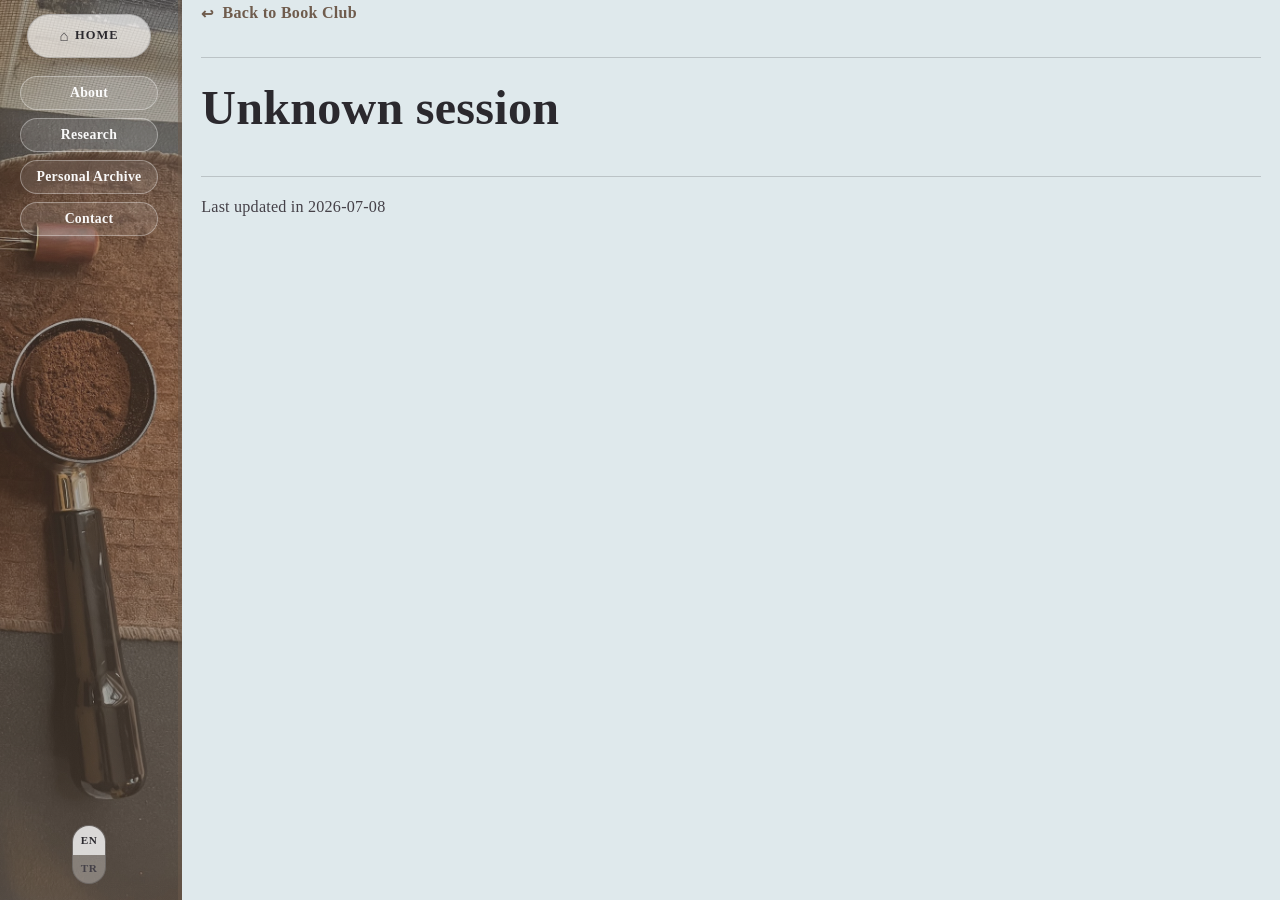
<file: bookclub-notes.html>
<!DOCTYPE html>
<html lang="en">
  <head>
    <meta charset="UTF-8" />
    <meta name="viewport" content="width=device-width, initial-scale=1.0" />
    <title>Book Club Notes | Erva Nihan Kandemir</title>
    <meta name="description" content="Book club meeting notes." />
    <script src="asset-version.js"></script>
    <script>writeFaviconTags("assets/icons/favicon.svg", "assets/icons/favicon.png");</script>
    <link rel="preconnect" href="https://fonts.googleapis.com" />
    <link rel="preconnect" href="https://fonts.gstatic.com" crossorigin />
    <script>writeVersionedStylesheet("styles.css");</script>
  </head>
  <body>
    <div class="site-shell">
      <aside class="left-rail">
        <a class="ek-mark" href="index.html" aria-label="Home">
          Home
        </a>
        <nav class="site-nav" aria-label="Main navigation" data-i18n-aria-label="navAria">
          <a href="index.html#about" data-i18n="navAbout">About</a>
          <a href="index.html#work" data-i18n="navResearch">Research</a>
          <a href="index.html#journal" data-i18n="navCorner">Personal Archive</a>
          <a href="index.html#contact" data-i18n="navContact">Contact</a>
        </nav>
        <div class="lang-toggle" role="group" aria-label="Language switcher">
          <button class="lang-button is-active" data-lang-switch="en" type="button">EN</button>
          <button class="lang-button" data-lang-switch="tr" type="button">TR</button>
        </div>
      </aside>

      <div class="main-column">
        <main>
          <a href="bookclub.html" class="back-link" data-i18n="backToBookClub">← Back to Book Club</a>

          <section class="section section-reveal page-hero">
            <h1 id="notes-title">Book Club Notes</h1>
            <p id="notes-meta" class="journal-meta"></p>
          </section>

        </main>

        <footer class="site-footer">
          <p data-i18n="footerText">Made with care in 2026. Ongoing notes from my reading and watching life.</p>
        </footer>
      </div>
    </div>

    <script>writeVersionedScript("site-data.js");</script>
    <script>writeVersionedScript("bookclub-notes.js");</script>
  </body>
</html>
</file>
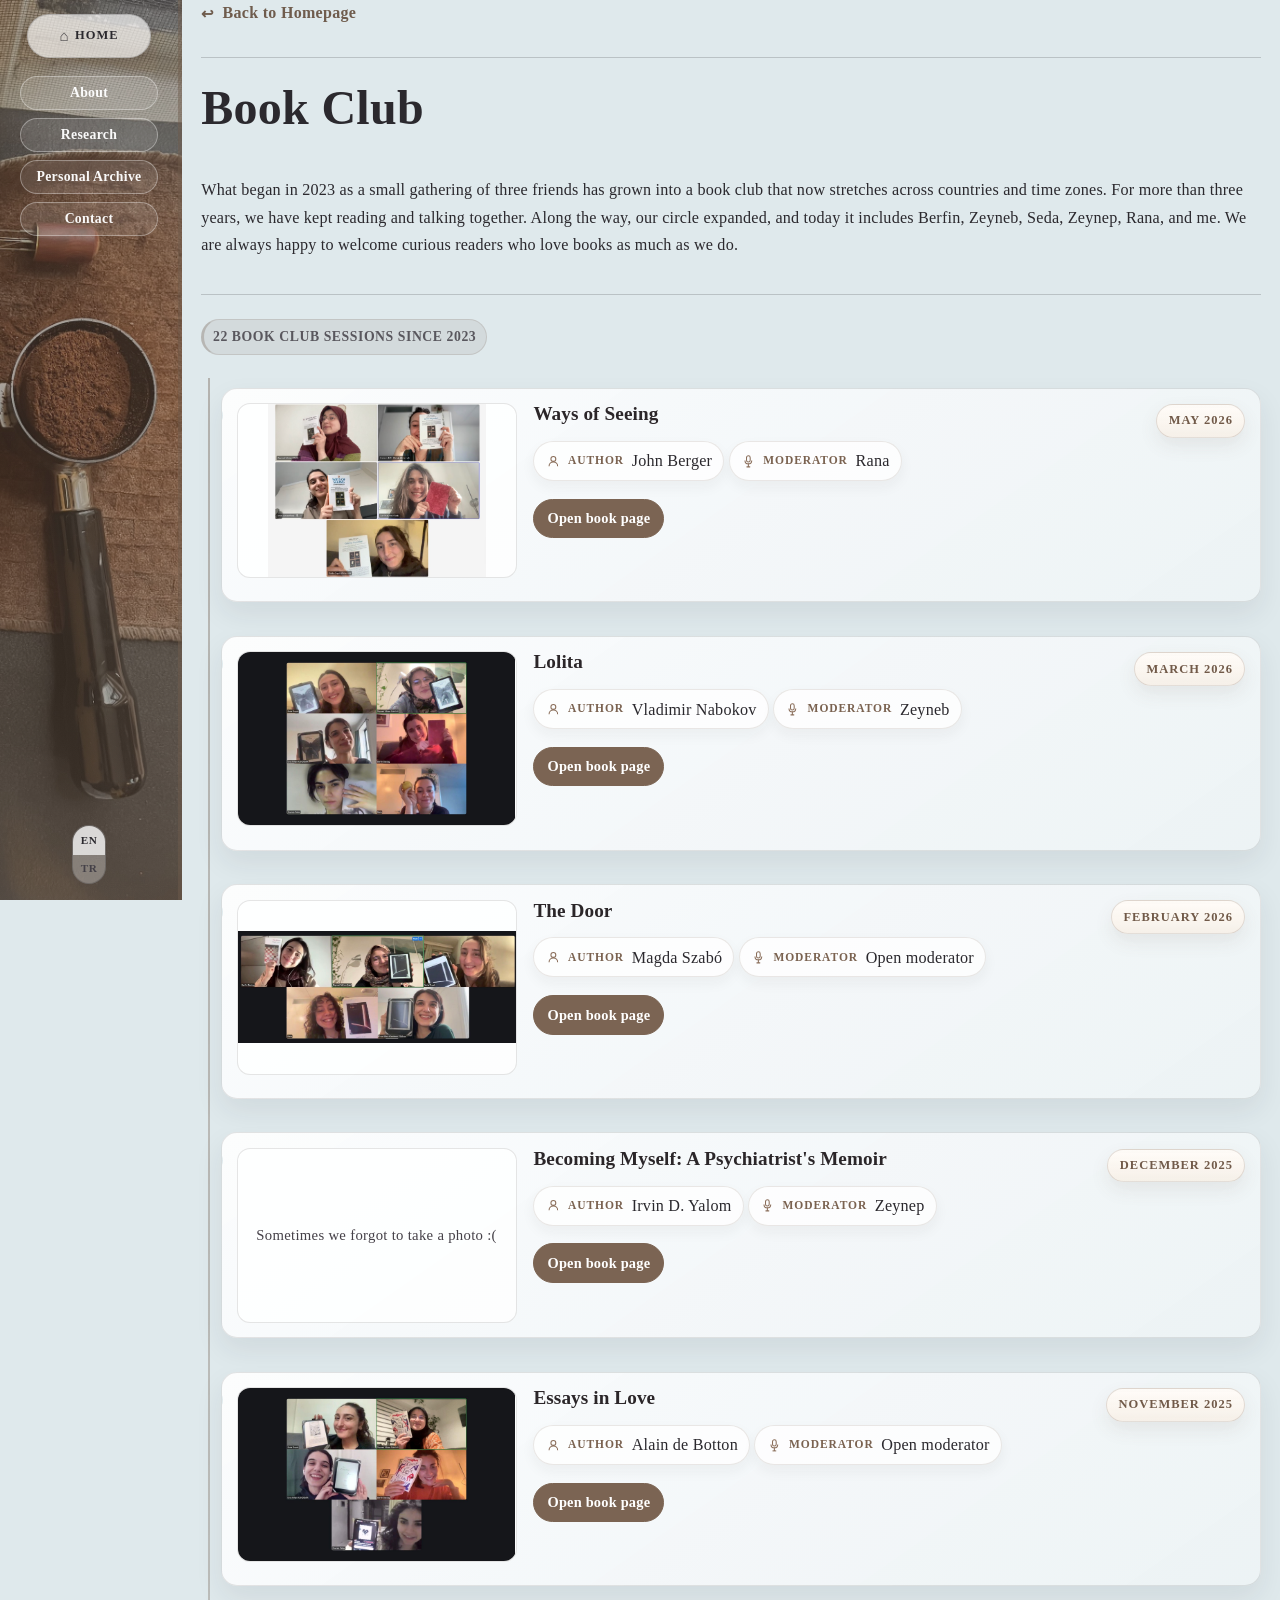
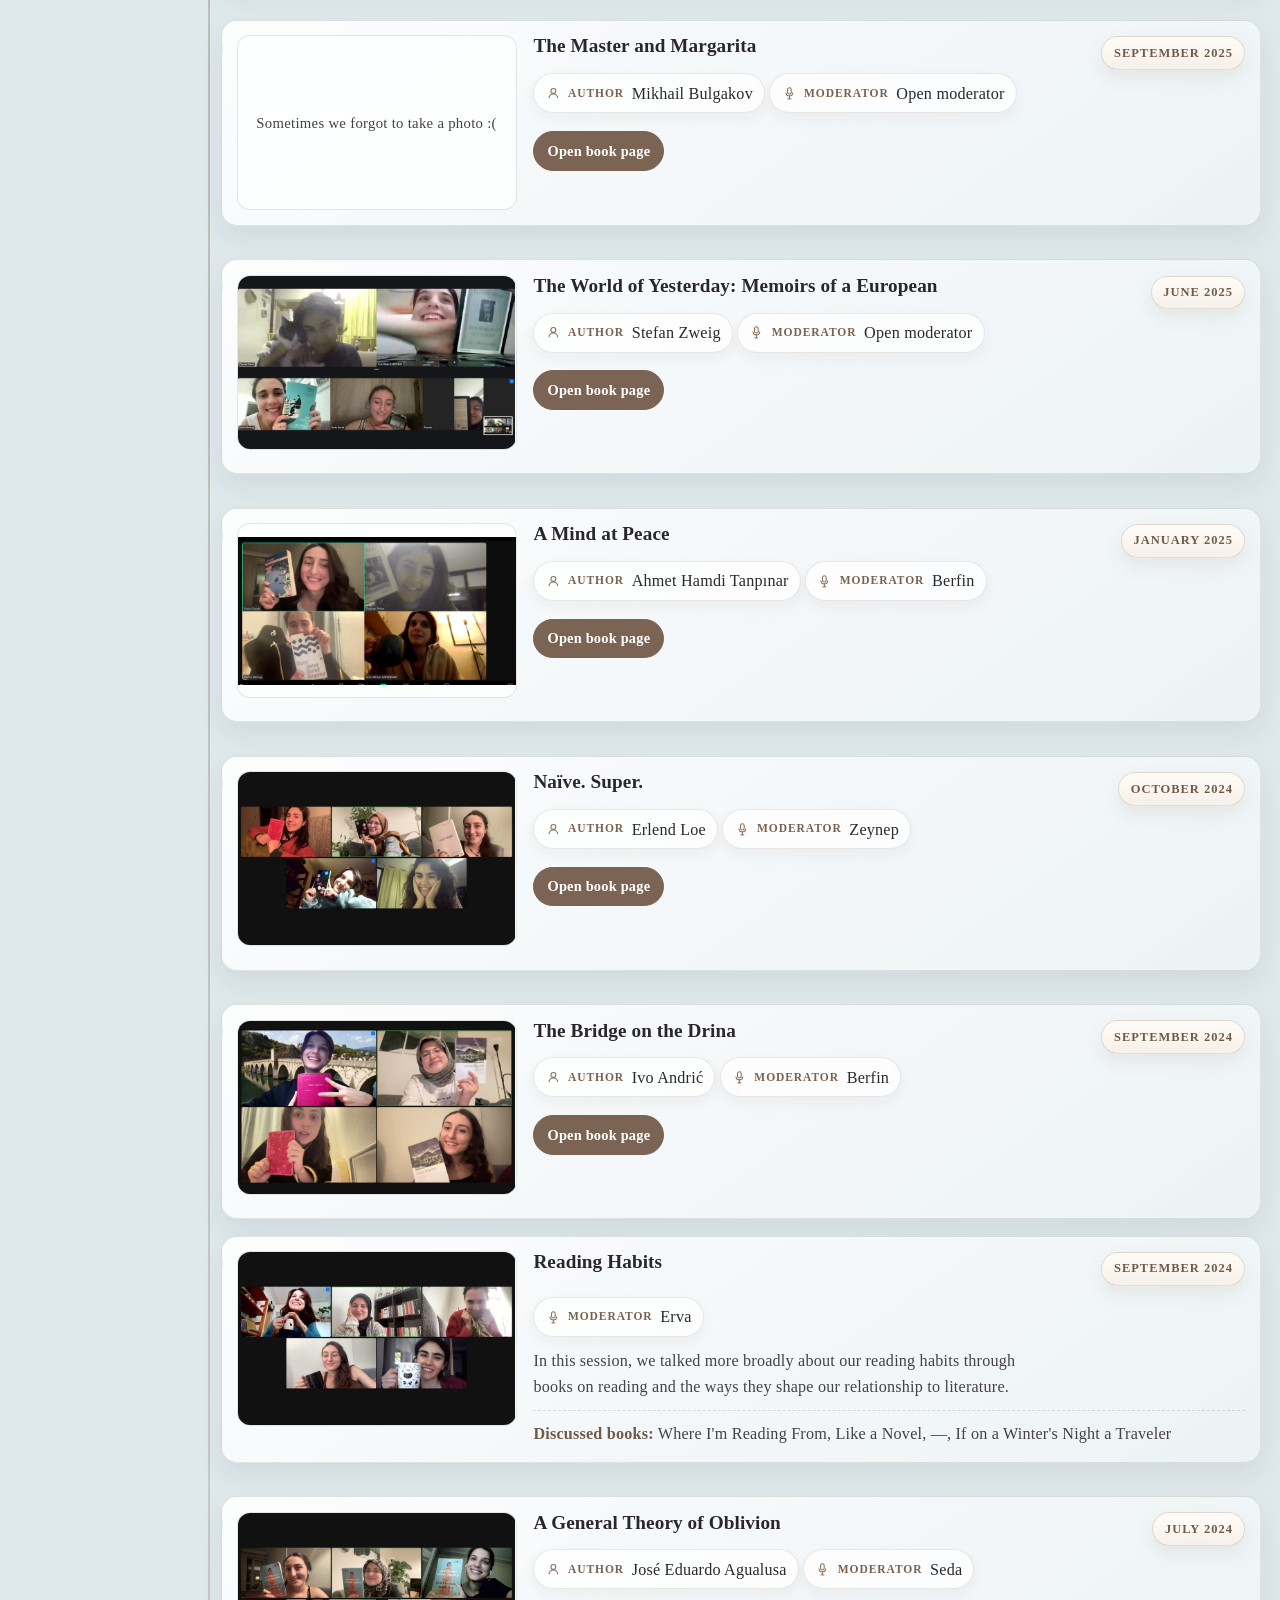
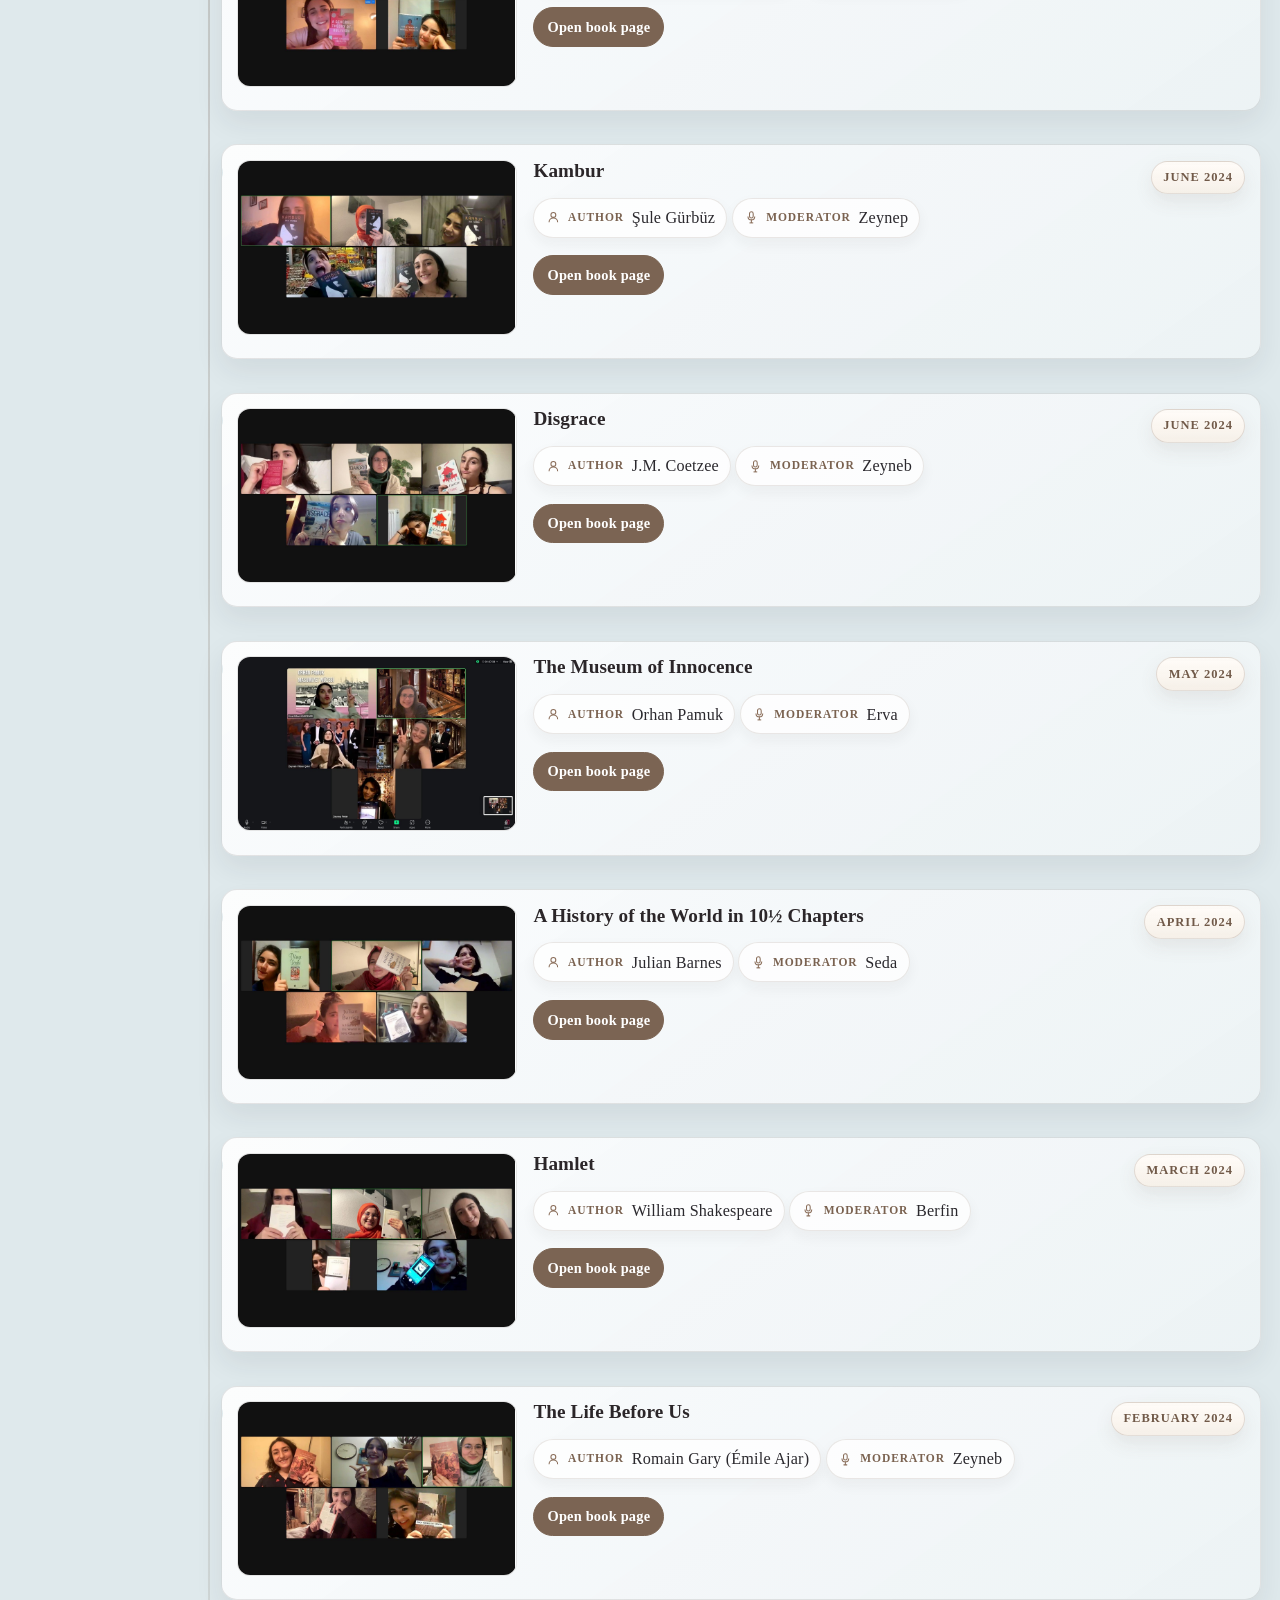
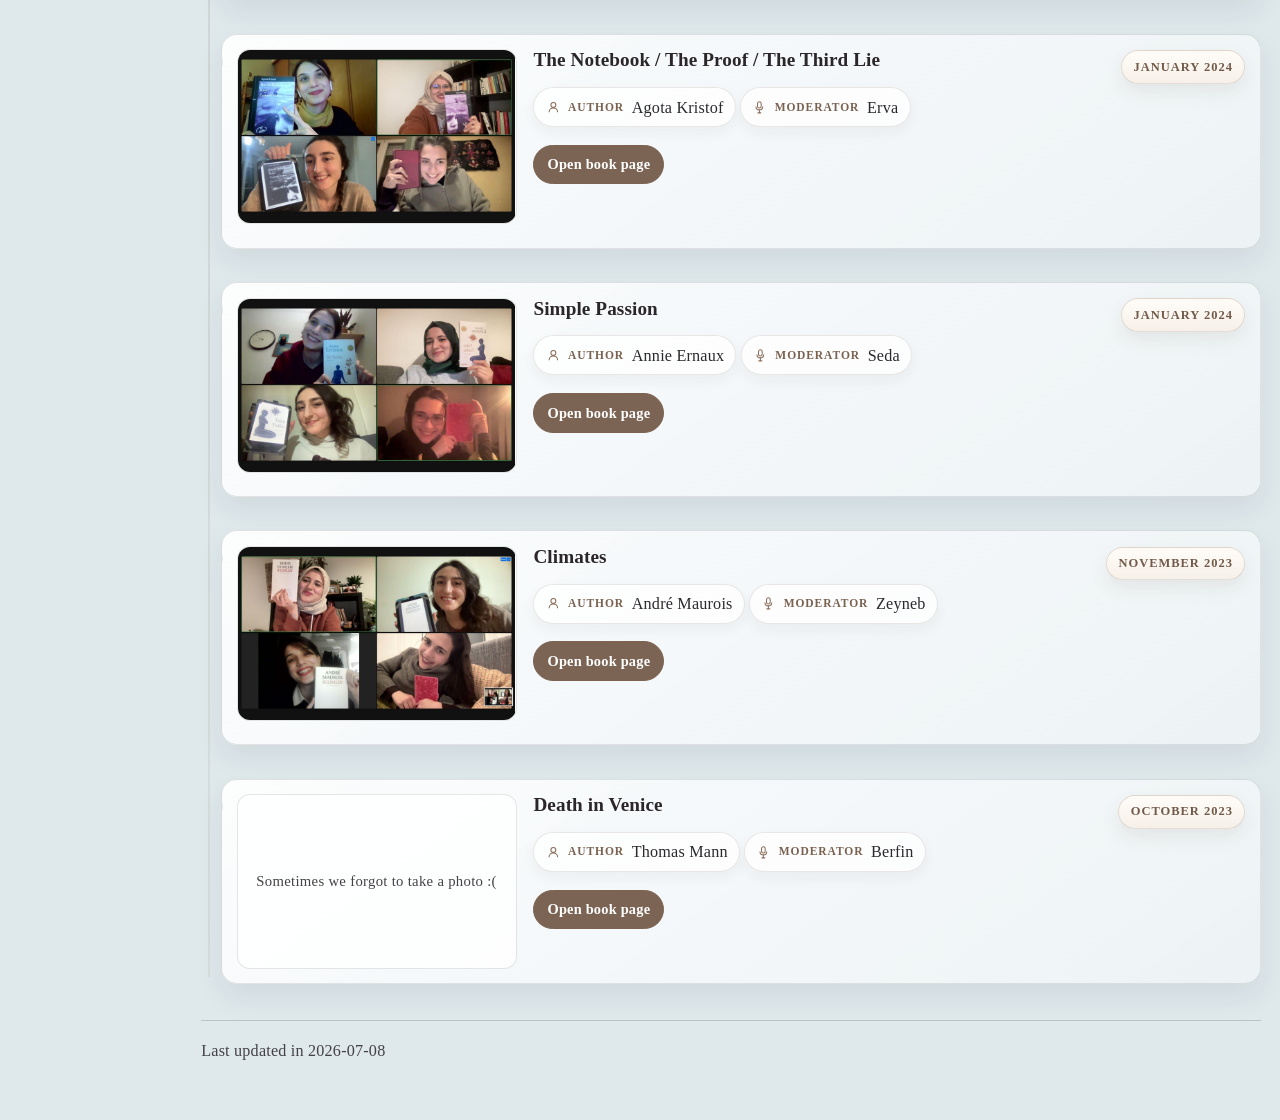
<file: bookclub.html>
<!DOCTYPE html>
<html lang="en">
  <head>
    <meta charset="UTF-8" />
    <meta name="viewport" content="width=device-width, initial-scale=1.0" />
    <title>Book Club | Erva Nihan Kandemir</title>
    <meta name="description" content="Book club reading list with moderators and session notes." />
    <script src="asset-version.js"></script>
    <script>writeFaviconTags("assets/icons/favicon.svg", "assets/icons/favicon.png");</script>
    <link rel="preconnect" href="https://fonts.googleapis.com" />
    <link rel="preconnect" href="https://fonts.gstatic.com" crossorigin />
    <script>writeVersionedStylesheet("styles.css");</script>
  </head>
  <body>
    <div class="site-shell">
      <aside class="left-rail">
        <a class="ek-mark" href="index.html" aria-label="Home">
          Home
        </a>
        <nav class="site-nav" aria-label="Main navigation" data-i18n-aria-label="navAria">
          <a href="index.html#about" data-i18n="navAbout">About</a>
          <a href="index.html#work" data-i18n="navResearch">Research</a>
          <a href="index.html#journal" data-i18n="navCorner">Personal Archive</a>
          <a href="index.html#contact" data-i18n="navContact">Contact</a>
        </nav>
        <div class="lang-toggle" role="group" aria-label="Language switcher">
          <button class="lang-button is-active" data-lang-switch="en" type="button">EN</button>
          <button class="lang-button" data-lang-switch="tr" type="button">TR</button>
        </div>
      </aside>

      <div class="main-column">
        <main>
          <a href="index.html#journal" class="back-link" data-i18n="backToHome">← Back to Homepage</a>

          <section class="section section-reveal page-hero">
            <h1 data-i18n="bookClubTitle">Book Club</h1>
            <p data-i18n="bookClubIntro">What began in 2023 as a small gathering of three friends has grown into a book club that now stretches across countries and time zones. For more than three years, we have kept reading and talking together. Along the way, our circle expanded, and today it includes Berfin, Zeyneb, Seda, Zeynep, Rana, and me. We are always happy to welcome curious readers who love books as much as we do.</p>
          </section>

          <section class="section section-reveal">
            <p class="timeline-period" id="bookclub-timeline" aria-live="polite"></p>
            <div id="bookclub-grid" class="bookclub-grid" aria-live="polite"></div>
          </section>
        </main>

        <footer class="site-footer">
          <p data-i18n="footerText">Last updated in 2026-04-04</p>
        </footer>
      </div>
    </div>

    <script>writeVersionedScript("site-data.js");</script>
    <script>writeVersionedScript("bookclub.js");</script>
  </body>
</html>
</file>
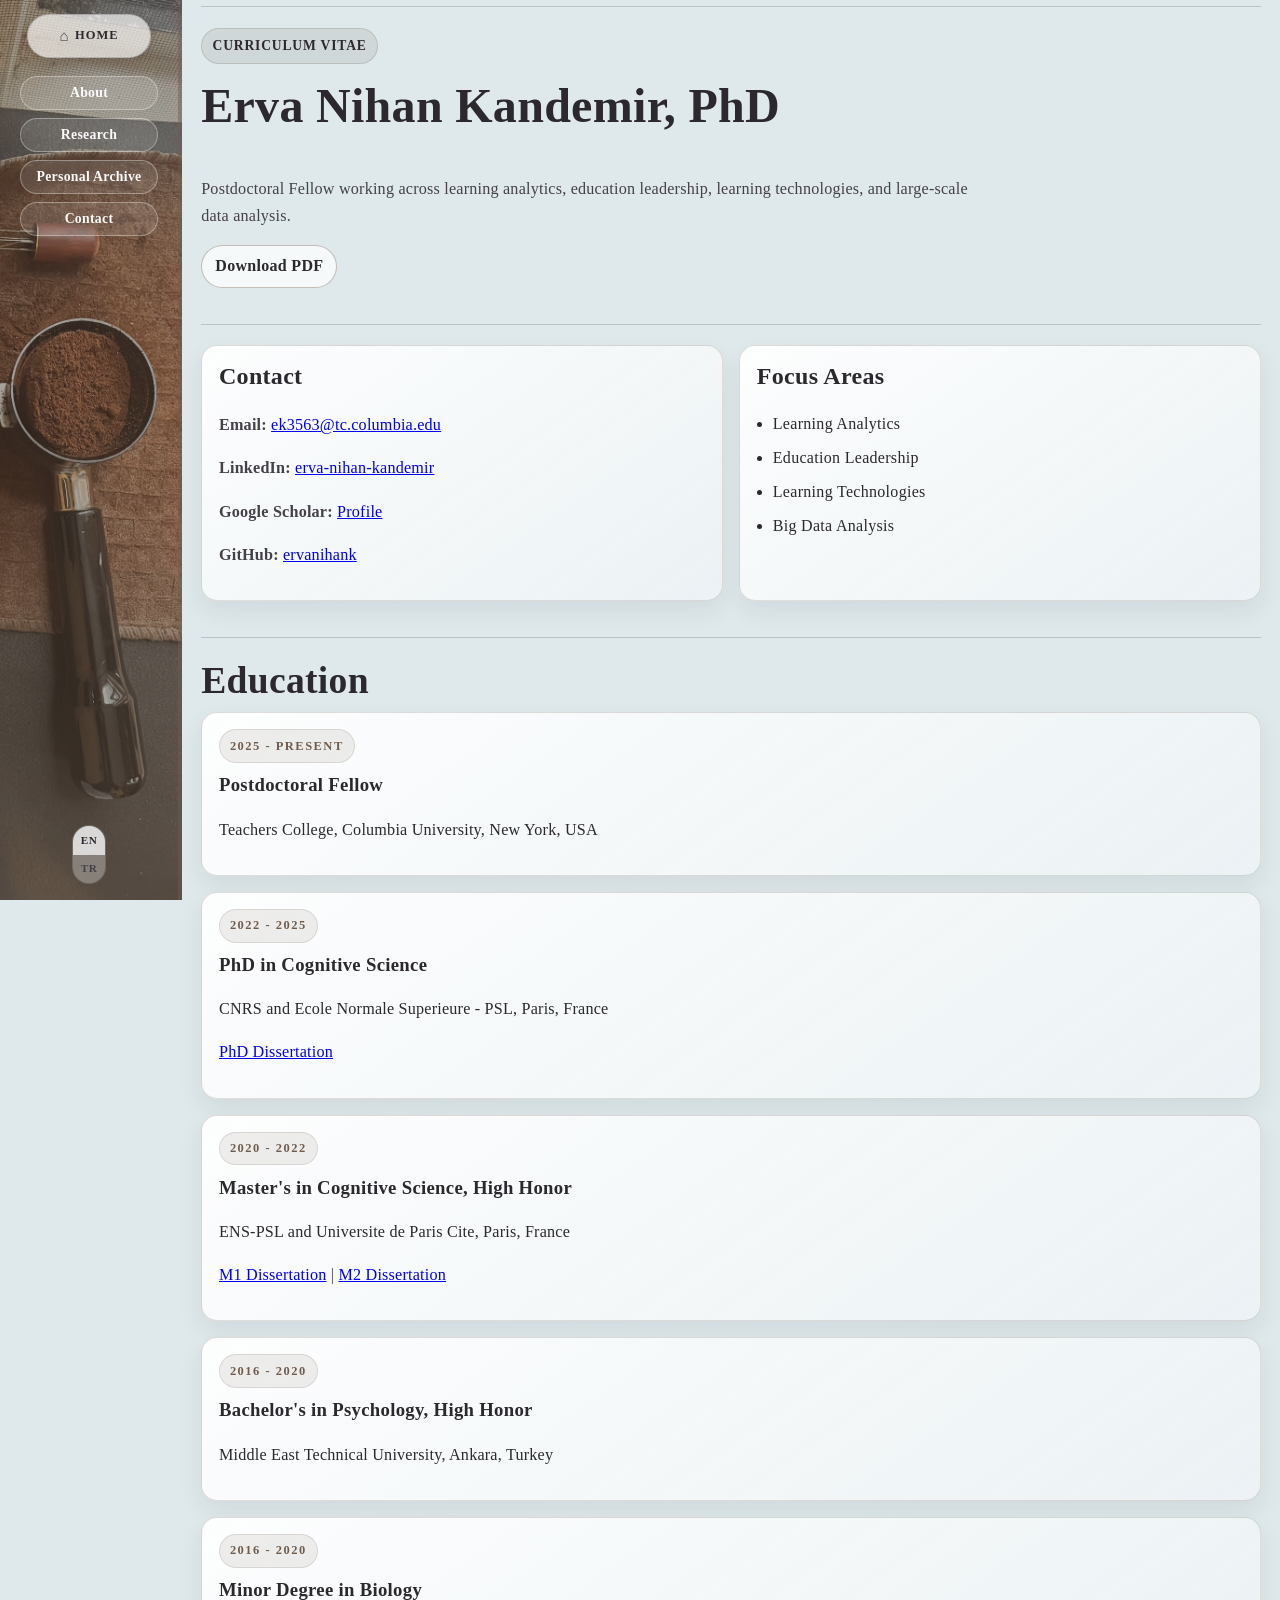
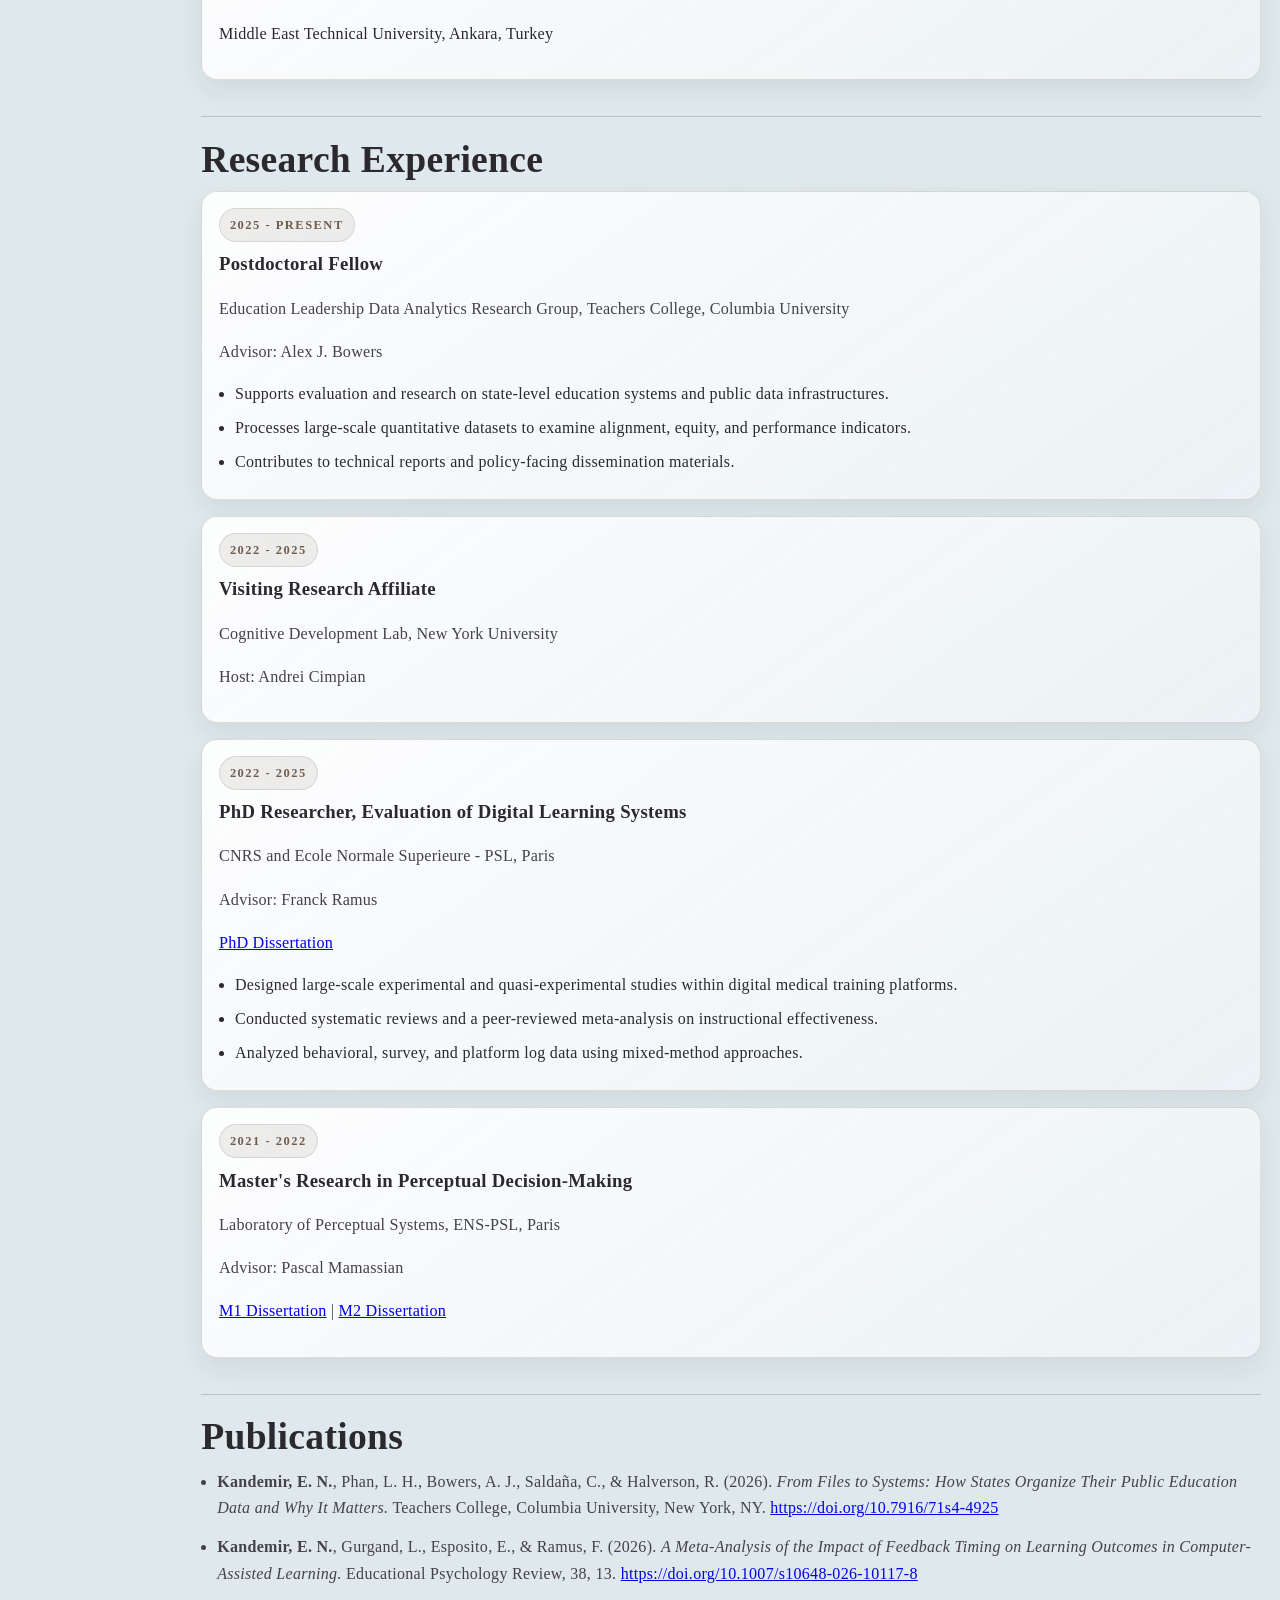
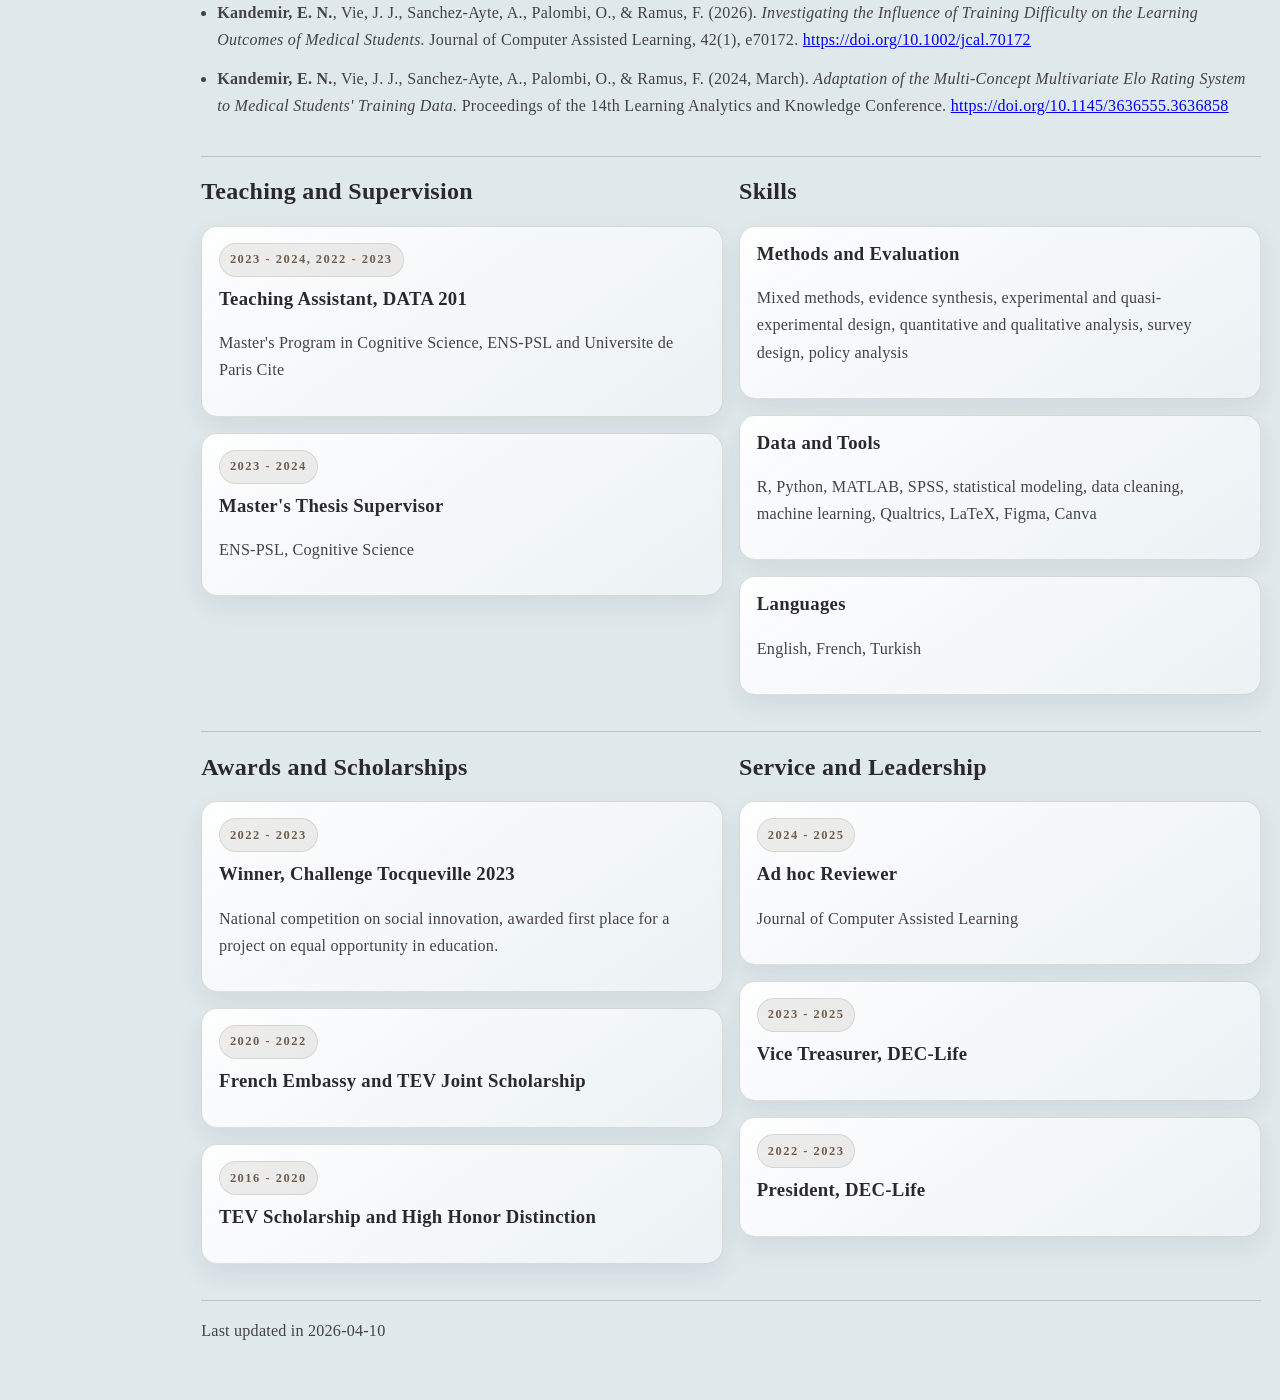
<file: cv.html>
<!DOCTYPE html>
<html lang="en">
  <head>
    <meta charset="UTF-8" />
    <meta name="viewport" content="width=device-width, initial-scale=1.0" />
    <title>CV | Erva Nihan Kandemir</title>
    <meta name="description" content="Curriculum vitae of Erva Nihan Kandemir." />
    <script src="asset-version.js"></script>
    <script>writeFaviconTags("assets/icons/favicon.svg", "assets/icons/favicon.png");</script>
    <script>writeVersionedStylesheet("styles.css");</script>
  </head>
  <body>
    <div class="site-shell">
      <aside class="left-rail">
        <a class="ek-mark" href="index.html" aria-label="Home">Home</a>
        <nav class="site-nav" aria-label="Main navigation" data-i18n-aria-label="navAria">
          <a href="index.html#about" data-i18n="navAbout">About</a>
          <a href="research.html" data-i18n="navResearch">Research</a>
          <a href="index.html#journal" data-i18n="navCorner">Personal Archive</a>
          <a href="index.html#contact" data-i18n="navContact">Contact</a>
        </nav>
        <div class="lang-toggle" role="group" aria-label="Language switcher">
          <button class="lang-button is-active" data-lang-switch="en" type="button">EN</button>
          <button class="lang-button" data-lang-switch="tr" type="button">TR</button>
        </div>
      </aside>

      <div class="main-column">
        <main>
          <section class="section section-reveal page-hero">
            <p class="cv-kicker">Curriculum Vitae</p>
            <h1>Erva Nihan Kandemir, PhD</h1>
            <p class="cv-summary">
              Postdoctoral Fellow working across learning analytics, education leadership, learning technologies, and
              large-scale data analysis.
            </p>
            <div class="research-hero-links">
              <a href="assets/docs/cv/Resume_Kandemir_2026.pdf" target="_blank" rel="noreferrer">Download PDF</a>
            </div>
          </section>

          <section class="section section-reveal cv-header-grid">
            <article class="cv-panel cv-contact-card">
              <h2>Contact</h2>
              <p><strong>Email:</strong> <a href="mailto:ek3563@tc.columbia.edu">ek3563@tc.columbia.edu</a></p>
              <p><strong>LinkedIn:</strong> <a href="https://www.linkedin.com/in/erva-nihan-kandemir" target="_blank" rel="noreferrer">erva-nihan-kandemir</a></p>
              <p><strong>Google Scholar:</strong> <a href="https://scholar.google.com/citations?user=uVdnJuAAAAAJ&hl=en&oi=ao" target="_blank" rel="noreferrer">Profile</a></p>
              <p><strong>GitHub:</strong> <a href="https://github.com/ervanihank" target="_blank" rel="noreferrer">ervanihank</a></p>
            </article>

            <article class="cv-panel cv-focus-card">
              <h2>Focus Areas</h2>
              <ul class="cv-inline-list">
                <li>Learning Analytics</li>
                <li>Education Leadership</li>
                <li>Learning Technologies</li>
                <li>Big Data Analysis</li>
              </ul>
            </article>
          </section>

          <section class="section section-reveal">
            <h2>Education</h2>
            <div class="cv-timeline">
              <article class="cv-item">
                <span class="timeline-period">2025 - Present</span>
                <h3>Postdoctoral Fellow</h3>
                <p>Teachers College, Columbia University, New York, USA</p>
              </article>
              <article class="cv-item">
                <span class="timeline-period">2022 - 2025</span>
                <h3>PhD in Cognitive Science</h3>
                <p>CNRS and Ecole Normale Superieure - PSL, Paris, France</p>
                <p class="cv-meta"><a href="assets/docs/dissertations/Thesis_PhD_Kandemir.pdf" target="_blank" rel="noreferrer">PhD Dissertation</a></p>
              </article>
              <article class="cv-item">
                <span class="timeline-period">2020 - 2022</span>
                <h3>Master's in Cognitive Science, High Honor</h3>
                <p>ENS-PSL and Universite de Paris Cite, Paris, France</p>
                <p class="cv-meta">
                  <a href="assets/docs/dissertations/[M1_PSY_THESIS]_KANDEMIR_ERVA_NIHAN.pdf" target="_blank" rel="noreferrer">M1 Dissertation</a>
                  |
                  <a href="assets/docs/dissertations/[M2_PSY_THESIS]_KANDEMIR_ERVA_NIHAN.pdf" target="_blank" rel="noreferrer">M2 Dissertation</a>
                </p>
              </article>
              <article class="cv-item">
                <span class="timeline-period">2016 - 2020</span>
                <h3>Bachelor's in Psychology, High Honor</h3>
                <p>Middle East Technical University, Ankara, Turkey</p>
              </article>
              <article class="cv-item">
                <span class="timeline-period">2016 - 2020</span>
                <h3>Minor Degree in Biology</h3>
                <p>Middle East Technical University, Ankara, Turkey</p>
              </article>
            </div>
          </section>

          <section class="section section-reveal">
            <h2>Research Experience</h2>
            <div class="cv-stack">
              <article class="cv-panel">
                <span class="timeline-period">2025 - Present</span>
                <h3>Postdoctoral Fellow</h3>
                <p class="cv-meta">Education Leadership Data Analytics Research Group, Teachers College, Columbia University</p>
                <p class="cv-meta">Advisor: Alex J. Bowers</p>
                <ul class="cv-list">
                  <li>Supports evaluation and research on state-level education systems and public data infrastructures.</li>
                  <li>Processes large-scale quantitative datasets to examine alignment, equity, and performance indicators.</li>
                  <li>Contributes to technical reports and policy-facing dissemination materials.</li>
                </ul>
              </article>

              <article class="cv-panel">
                <span class="timeline-period">2022 - 2025</span>
                <h3>Visiting Research Affiliate</h3>
                <p class="cv-meta">Cognitive Development Lab, New York University</p>
                <p class="cv-meta">Host: Andrei Cimpian</p>
              </article>

              <article class="cv-panel">
                <span class="timeline-period">2022 - 2025</span>
                <h3>PhD Researcher, Evaluation of Digital Learning Systems</h3>
                <p class="cv-meta">CNRS and Ecole Normale Superieure - PSL, Paris</p>
                <p class="cv-meta">Advisor: Franck Ramus</p>
                <p class="cv-meta"><a href="assets/docs/dissertations/Thesis_PhD_Kandemir.pdf" target="_blank" rel="noreferrer">PhD Dissertation</a></p>
                <ul class="cv-list">
                  <li>Designed large-scale experimental and quasi-experimental studies within digital medical training platforms.</li>
                  <li>Conducted systematic reviews and a peer-reviewed meta-analysis on instructional effectiveness.</li>
                  <li>Analyzed behavioral, survey, and platform log data using mixed-method approaches.</li>
                </ul>
              </article>

              <article class="cv-panel">
                <span class="timeline-period">2021 - 2022</span>
                <h3>Master's Research in Perceptual Decision-Making</h3>
                <p class="cv-meta">Laboratory of Perceptual Systems, ENS-PSL, Paris</p>
                <p class="cv-meta">Advisor: Pascal Mamassian</p>
                <p class="cv-meta">
                  <a href="assets/docs/dissertations/[M1_PSY_THESIS]_KANDEMIR_ERVA_NIHAN.pdf" target="_blank" rel="noreferrer">M1 Dissertation</a>
                  |
                  <a href="assets/docs/dissertations/[M2_PSY_THESIS]_KANDEMIR_ERVA_NIHAN.pdf" target="_blank" rel="noreferrer">M2 Dissertation</a>
                </p>
              </article>
            </div>
          </section>

          <section class="section section-reveal">
            <h2>Publications</h2>
            <div class="publication-list">
              <ul>
                <li>
                  <strong>Kandemir, E. N.</strong>, Phan, L. H., Bowers, A. J., Saldaña, C., &amp; Halverson, R. (2026).
                  <em>From Files to Systems: How States Organize Their Public Education Data and Why It Matters.</em>
                  Teachers College, Columbia University, New York, NY.
                  <a href="https://doi.org/10.7916/71s4-4925" target="_blank" rel="noreferrer">https://doi.org/10.7916/71s4-4925</a>
                </li>
                <li>
                  <strong>Kandemir, E. N.</strong>, Gurgand, L., Esposito, E., &amp; Ramus, F. (2026).
                  <em>A Meta-Analysis of the Impact of Feedback Timing on Learning Outcomes in Computer-Assisted Learning.</em>
                  Educational Psychology Review, 38, 13.
                  <a href="https://doi.org/10.1007/s10648-026-10117-8" target="_blank" rel="noreferrer">https://doi.org/10.1007/s10648-026-10117-8</a>
                </li>
                <li>
                  <strong>Kandemir, E. N.</strong>, Vie, J. J., Sanchez-Ayte, A., Palombi, O., &amp; Ramus, F. (2026).
                  <em>Investigating the Influence of Training Difficulty on the Learning Outcomes of Medical Students.</em>
                  Journal of Computer Assisted Learning, 42(1), e70172.
                  <a href="https://doi.org/10.1002/jcal.70172" target="_blank" rel="noreferrer">https://doi.org/10.1002/jcal.70172</a>
                </li>
                <li>
                  <strong>Kandemir, E. N.</strong>, Vie, J. J., Sanchez-Ayte, A., Palombi, O., &amp; Ramus, F. (2024, March).
                  <em>Adaptation of the Multi-Concept Multivariate Elo Rating System to Medical Students' Training Data.</em>
                  Proceedings of the 14th Learning Analytics and Knowledge Conference.
                  <a href="https://doi.org/10.1145/3636555.3636858" target="_blank" rel="noreferrer">https://doi.org/10.1145/3636555.3636858</a>
                </li>
              </ul>
            </div>
          </section>

          <section class="section section-reveal cv-two-column">
            <article>
              <h2>Teaching and Supervision</h2>
              <div class="cv-stack">
                <article class="cv-panel">
                  <span class="timeline-period">2023 - 2024, 2022 - 2023</span>
                  <h3>Teaching Assistant, DATA 201</h3>
                  <p class="cv-meta">Master's Program in Cognitive Science, ENS-PSL and Universite de Paris Cite</p>
                </article>
                <article class="cv-panel">
                  <span class="timeline-period">2023 - 2024</span>
                  <h3>Master's Thesis Supervisor</h3>
                  <p class="cv-meta">ENS-PSL, Cognitive Science</p>
                </article>
              </div>
            </article>

            <article>
              <h2>Skills</h2>
              <div class="cv-stack">
                <article class="cv-panel">
                  <h3>Methods and Evaluation</h3>
                  <p class="cv-meta">Mixed methods, evidence synthesis, experimental and quasi-experimental design, quantitative and qualitative analysis, survey design, policy analysis</p>
                </article>
                <article class="cv-panel">
                  <h3>Data and Tools</h3>
                  <p class="cv-meta">R, Python, MATLAB, SPSS, statistical modeling, data cleaning, machine learning, Qualtrics, LaTeX, Figma, Canva</p>
                </article>
                <article class="cv-panel">
                  <h3>Languages</h3>
                  <p class="cv-meta">English, French, Turkish</p>
                </article>
              </div>
            </article>
          </section>

          <section class="section section-reveal cv-two-column">
            <article>
              <h2>Awards and Scholarships</h2>
              <div class="cv-stack">
                <article class="cv-panel">
                  <span class="timeline-period">2022 - 2023</span>
                  <h3>Winner, Challenge Tocqueville 2023</h3>
                  <p class="cv-meta">National competition on social innovation, awarded first place for a project on equal opportunity in education.</p>
                </article>
                <article class="cv-panel">
                  <span class="timeline-period">2020 - 2022</span>
                  <h3>French Embassy and TEV Joint Scholarship</h3>
                </article>
                <article class="cv-panel">
                  <span class="timeline-period">2016 - 2020</span>
                  <h3>TEV Scholarship and High Honor Distinction</h3>
                </article>
              </div>
            </article>

            <article>
              <h2>Service and Leadership</h2>
              <div class="cv-stack">
                <article class="cv-panel">
                  <span class="timeline-period">2024 - 2025</span>
                  <h3>Ad hoc Reviewer</h3>
                  <p class="cv-meta">Journal of Computer Assisted Learning</p>
                </article>
                <article class="cv-panel">
                  <span class="timeline-period">2023 - 2025</span>
                  <h3>Vice Treasurer, DEC-Life</h3>
                </article>
                <article class="cv-panel">
                  <span class="timeline-period">2022 - 2023</span>
                  <h3>President, DEC-Life</h3>
                </article>
              </div>
            </article>
          </section>
        </main>

        <footer class="site-footer">
          <p data-i18n="footerText">Last updated in 2026-04-06</p>
        </footer>
      </div>
    </div>

    <script>writeVersionedScript("script.js");</script>
  </body>
</html>
</file>
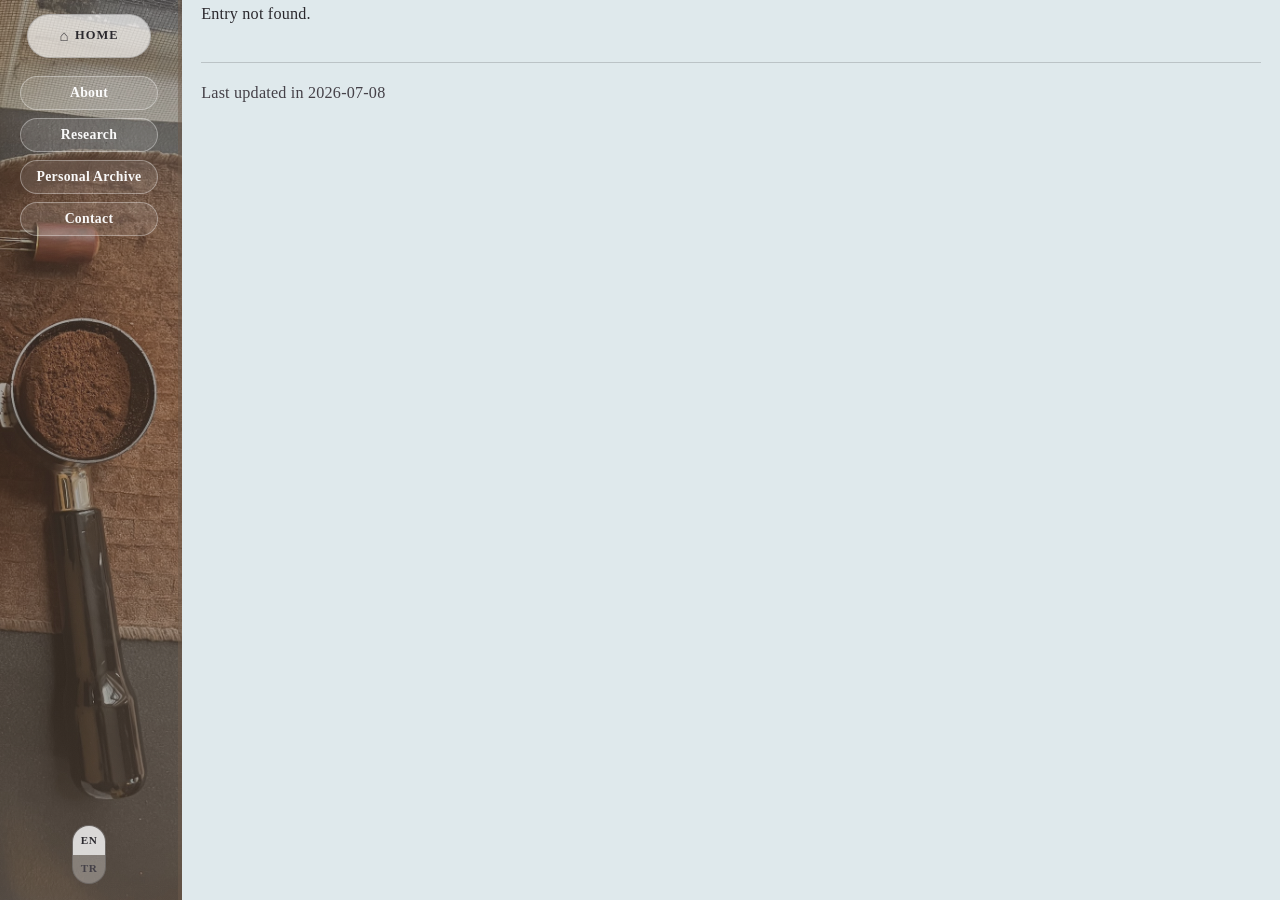
<file: entry-detail.html>
<!DOCTYPE html>
<html lang="en">
  <head>
    <meta charset="UTF-8" />
    <meta name="viewport" content="width=device-width, initial-scale=1.0" />
    <title>Entry | Erva Nihan Kandemir</title>
    <meta name="description" content="Essay on a film or book from Erva Nihan Kandemir's journal." />
    <script src="asset-version.js"></script>
    <script>writeFaviconTags("assets/icons/favicon.svg", "assets/icons/favicon.png");</script>
    <link rel="preconnect" href="https://fonts.googleapis.com" />
    <link rel="preconnect" href="https://fonts.gstatic.com" crossorigin />
    <script>writeVersionedStylesheet("styles.css");</script>
  </head>
  <body>
    <div class="site-shell">
      <aside class="left-rail">
        <a class="ek-mark" href="index.html" aria-label="Home">
          Home
        </a>
        <nav class="site-nav" aria-label="Main navigation" data-i18n-aria-label="navAria">
          <a href="index.html#about" data-i18n="navAbout">About</a>
          <a href="index.html#work" data-i18n="navResearch">Research</a>
          <a href="index.html#journal" data-i18n="navCorner">Personal Archive</a>
          <a href="index.html#contact" data-i18n="navContact">Contact</a>
        </nav>
        <div class="lang-toggle" role="group" aria-label="Language switcher">
          <button class="lang-button is-active" data-lang-switch="en" type="button">EN</button>
          <button class="lang-button" data-lang-switch="tr" type="button">TR</button>
        </div>
      </aside>

      <div class="main-column">
        <main>
          <a href="journal.html" class="back-link">← Back to Archive</a>

          <section class="page-detail section-reveal">
            <div class="entry-header" id="entry-header"></div>

            <div class="entry-meta-detail" id="entry-meta"></div>

            <div class="entry-tabs" role="tablist" aria-label="Entry content tabs">
              <button class="tab-button is-active" id="tab-notes" type="button" data-tab="notes">Notes</button>
              <button class="tab-button" id="tab-quotes" type="button" data-tab="quotes">Quotations</button>
            </div>

            <div class="tab-panel is-active" id="panel-notes" role="tabpanel" aria-labelledby="tab-notes">
              <div class="essay-content" id="notes-content"></div>
            </div>
            <div class="tab-panel" id="panel-quotes" role="tabpanel" aria-labelledby="tab-quotes">
              <div class="essay-content" id="quotes-content"></div>
            </div>
          </section>
        </main>

        <footer class="site-footer">
          <p data-i18n="footerText">Last updated in 2026-04-04</p>
        </footer>
      </div>
    </div>

    <script>writeVersionedScript("site-data.js");</script>
    <script>writeVersionedScript("entry-detail.js");</script>
  </body>
</html>
</file>
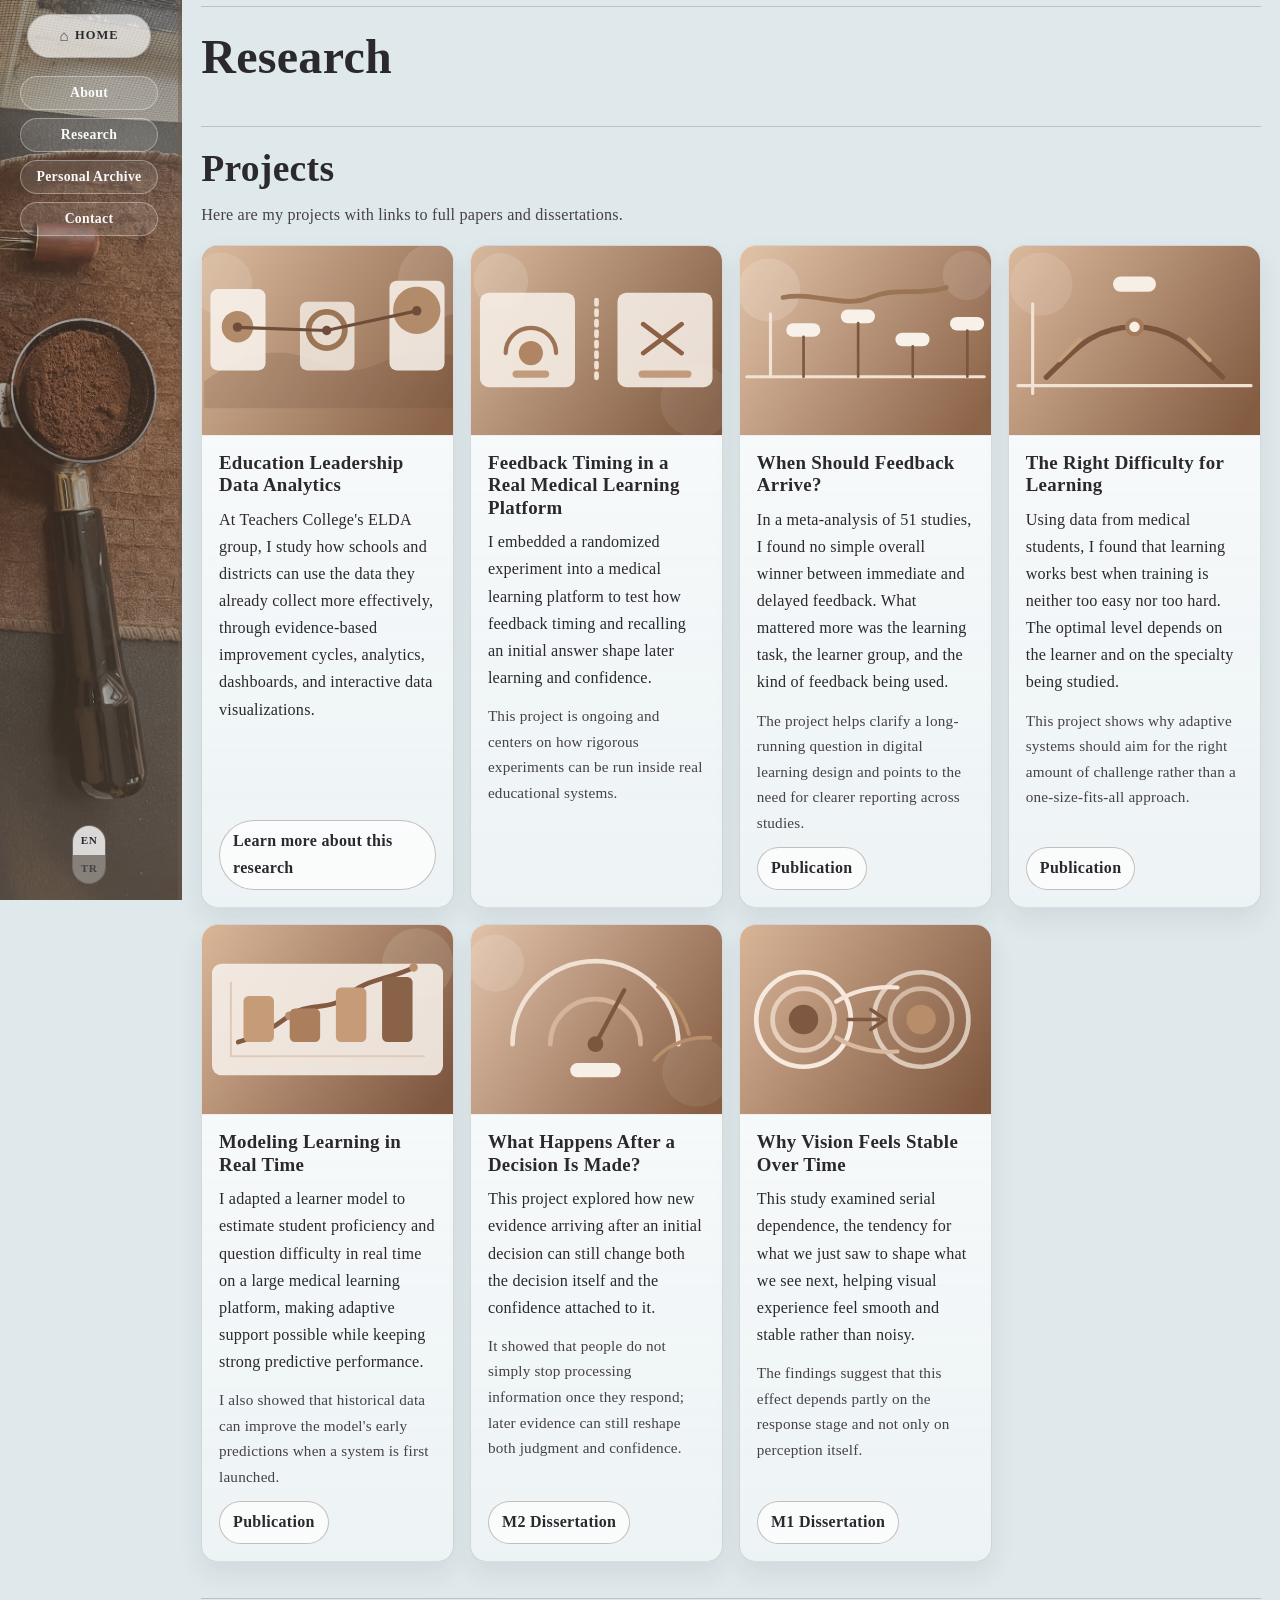
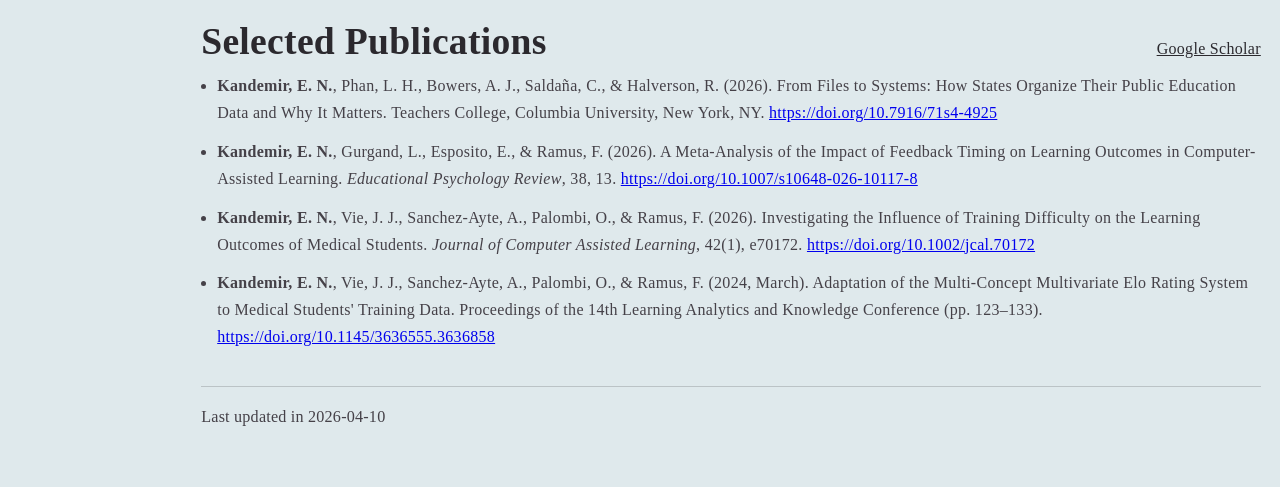
<file: research.html>
<!DOCTYPE html>
<html lang="en">
  <head>
    <meta charset="UTF-8" />
    <meta name="viewport" content="width=device-width, initial-scale=1.0" />
    <title>Research | Erva Nihan Kandemir</title>
    <meta name="description" content="Research and publications of Erva Nihan Kandemir." />
    <script src="asset-version.js"></script>
    <script>writeFaviconTags("assets/icons/favicon.svg", "assets/icons/favicon.png");</script>
    <link rel="preconnect" href="https://fonts.googleapis.com" />
    <link rel="preconnect" href="https://fonts.gstatic.com" crossorigin />
    <script>writeVersionedStylesheet("styles.css");</script>
  </head>
  <body>
    <div class="site-shell">
      <aside class="left-rail">
        <a class="ek-mark" href="index.html" aria-label="Home">
          Home
        </a>
        <nav class="site-nav" aria-label="Main navigation" data-i18n-aria-label="navAria">
          <a href="index.html#about" data-i18n="navAbout">About</a>
          <a href="index.html#work" data-i18n="navResearch">Research</a>
          <a href="index.html#journal" data-i18n="navCorner">Personal Archive</a>
          <a href="index.html#contact" data-i18n="navContact">Contact</a>
        </nav>
        <div class="lang-toggle" role="group" aria-label="Language switcher">
          <button class="lang-button is-active" data-lang-switch="en" type="button">EN</button>
          <button class="lang-button" data-lang-switch="tr" type="button">TR</button>
        </div>
      </aside>

      <div class="main-column">
        <main>
          <section class="section section-reveal page-hero">
            <h1 data-i18n="researchPageTitle">Research</h1>
          </section>

          <section class="section section-reveal">
            <div class="section-heading">
              <h2>Projects</h2>
            </div>
            <p class="research-section-intro">
              Here are my projects with links to full papers and dissertations.
            </p>
            <div class="research-project-grid">
              <article class="research-project-card">
                <img class="project-figure project-figure-illustration" src="assets/images/research/postdoc-policy.svg" alt="Symbolic illustration for educational policy and equity research" loading="lazy" />
                <div class="project-body">
                  <h3>Education Leadership Data Analytics</h3>
                  <p>
                    At Teachers College's ELDA group, I study how schools and districts can use the data they
                    already collect more effectively, through evidence-based improvement cycles, analytics,
                    dashboards, and interactive data visualizations.
                  </p>
                  <div class="project-links">
                    <a href="https://www.tc.columbia.edu/elda/" target="_blank" rel="noreferrer">Learn more about this research</a>
                  </div>
                </div>
              </article>

              <article class="research-project-card">
                <img class="project-figure project-figure-illustration" src="assets/images/research/phd-ch5-experiment.svg" alt="Symbolic illustration for a live experimental study in medical learning" loading="lazy" />
                <div class="project-body">
                  <h3>Feedback Timing in a Real Medical Learning Platform</h3>
                  <p>
                    I embedded a randomized experiment into a medical learning platform to test how feedback timing and
                    recalling an initial answer shape later learning and confidence.
                  </p>
                  <p class="project-meta">
                    This project is ongoing and centers on how rigorous experiments can be run inside real educational
                    systems.
                  </p>
                </div>
              </article>

              <article class="research-project-card">
                <img class="project-figure project-figure-illustration" src="assets/images/research/phd-ch4-feedback.svg" alt="Symbolic illustration for feedback timing across studies" loading="lazy" />
                <div class="project-body">
                  <h3>When Should Feedback Arrive?</h3>
                  <p>
                    In a meta-analysis of 51 studies, I found no simple overall winner between immediate and delayed
                    feedback. What mattered more was the learning task, the learner group, and the kind of feedback
                    being used.
                  </p>
                  <p class="project-meta">
                    The project helps clarify a long-running question in digital learning design and points to the need
                    for clearer reporting across studies.
                  </p>
                  <div class="project-links">
                    <a href="https://doi.org/10.1007/s10648-026-10117-8" target="_blank" rel="noreferrer">Publication</a>
                  </div>
                </div>
              </article>

              <article class="research-project-card">
                <img class="project-figure project-figure-illustration" src="assets/images/research/phd-ch3-difficulty.svg" alt="Symbolic illustration for optimal training difficulty" loading="lazy" />
                <div class="project-body">
                  <h3>The Right Difficulty for Learning</h3>
                  <p>
                    Using data from medical students, I found that learning works best when training is neither too easy
                    nor too hard. The optimal level depends on the learner and on the specialty being studied.
                  </p>
                  <p class="project-meta">
                    This project shows why adaptive systems should aim for the right amount of challenge rather than a
                    one-size-fits-all approach.
                  </p>
                  <div class="project-links">
                    <a href="https://doi.org/10.1002/jcal.70172" target="_blank" rel="noreferrer">Publication</a>
                  </div>
                </div>
              </article>

              <article class="research-project-card">
                <img class="project-figure project-figure-illustration" src="assets/images/research/phd-ch2-analytics.svg" alt="Symbolic illustration for real-time learning analytics" loading="lazy" />
                <div class="project-body">
                  <h3>Modeling Learning in Real Time</h3>
                  <p>
                    I adapted a learner model to estimate student proficiency and question difficulty in real time on a
                    large medical learning platform, making adaptive support possible while keeping strong predictive
                    performance.
                  </p>
                  <p class="project-meta">
                    I also showed that historical data can improve the model's early predictions when a system is first
                    launched.
                  </p>
                  <div class="project-links">
                    <a href="https://doi.org/10.1145/3636555.3636858" target="_blank" rel="noreferrer">Publication</a>
                  </div>
                </div>
              </article>

              <article class="research-project-card">
                <img class="project-figure project-figure-illustration" src="assets/images/research/m2-confidence.svg" alt="Symbolic illustration for confidence after a decision" loading="lazy" />
                <div class="project-body">
                  <h3>What Happens After a Decision Is Made?</h3>
                  <p>
                    This project explored how new evidence arriving after an initial decision can still change both the
                    decision itself and the confidence attached to it.
                  </p>
                  <p class="project-meta">
                    It showed that people do not simply stop processing information once they respond; later evidence
                    can still reshape both judgment and confidence.
                  </p>
                  <div class="project-links">
                    <a href="assets/docs/dissertations/[M2_PSY_THESIS]_KANDEMIR_ERVA_NIHAN.pdf" target="_blank" rel="noreferrer">M2 Dissertation</a>
                  </div>
                </div>
              </article>

              <article class="research-project-card">
                <img class="project-figure project-figure-illustration" src="assets/images/research/m1-serial.svg" alt="Symbolic illustration for serial dependence in visual perception" loading="lazy" />
                <div class="project-body">
                  <h3>Why Vision Feels Stable Over Time</h3>
                  <p>
                    This study examined serial dependence, the tendency for what we just saw to shape what we see next,
                    helping visual experience feel smooth and stable rather than noisy.
                  </p>
                  <p class="project-meta">
                    The findings suggest that this effect depends partly on the response stage and not only on
                    perception itself.
                  </p>
                  <div class="project-links">
                    <a href="assets/docs/dissertations/[M1_PSY_THESIS]_KANDEMIR_ERVA_NIHAN.pdf" target="_blank" rel="noreferrer">M1 Dissertation</a>
                  </div>
                </div>
              </article>
            </div>
          </section>

          <section class="section section-reveal">
            <div class="section-heading">
              <h2 data-i18n="publicationTitle">Selected Publications</h2>
              <a
                href="https://scholar.google.com/citations?user=uVdnJuAAAAAJ&hl=en&oi=ao"
                target="_blank"
                rel="noreferrer"
                data-i18n="workScholar"
                >Google Scholar</a
              >
            </div>
            <div class="publication-list">
              <ul>
                <li>
                  <strong>Kandemir, E. N.</strong>, Phan, L. H., Bowers, A. J., Saldaña, C., &amp; Halverson, R. (2026). From Files to Systems: How States Organize Their Public Education Data and Why It Matters. Teachers College, Columbia University, New York, NY. <a href="https://doi.org/10.7916/71s4-4925" target="_blank" rel="noreferrer">https://doi.org/10.7916/71s4-4925</a>
                </li>
                <li>
                  <strong>Kandemir, E. N.</strong>, Gurgand, L., Esposito, E., & Ramus, F. (2026). A Meta-Analysis of the Impact of Feedback Timing on Learning Outcomes in Computer-Assisted Learning. <em>Educational Psychology Review</em>, 38, 13. <a href="https://doi.org/10.1007/s10648-026-10117-8" target="_blank" rel="noreferrer">https://doi.org/10.1007/s10648-026-10117-8</a>
                </li>
                <li>
                  <strong>Kandemir, E. N.</strong>, Vie, J. J., Sanchez-Ayte, A., Palombi, O., & Ramus, F. (2026). Investigating the Influence of Training Difficulty on the Learning Outcomes of Medical Students. <em>Journal of Computer Assisted Learning</em>, 42(1), e70172. <a href="https://doi.org/10.1002/jcal.70172" target="_blank" rel="noreferrer">https://doi.org/10.1002/jcal.70172</a>
                </li>
                <li>
                  <strong>Kandemir, E. N.</strong>, Vie, J. J., Sanchez-Ayte, A., Palombi, O., & Ramus, F. (2024, March). Adaptation of the Multi-Concept Multivariate Elo Rating System to Medical Students' Training Data. Proceedings of the 14th Learning Analytics and Knowledge Conference (pp. 123–133). <a href="https://doi.org/10.1145/3636555.3636858" target="_blank" rel="noreferrer">https://doi.org/10.1145/3636555.3636858</a>
                </li>
              </ul>
            </div>
          </section>
        </main>

        <footer class="site-footer">
          <p data-i18n="footerText">Made with care in 2026. Ongoing notes from my reading and watching life.</p>
        </footer>
      </div>
    </div>

    <script>writeVersionedScript("script.js");</script>
  </body>
</html>
</file>
